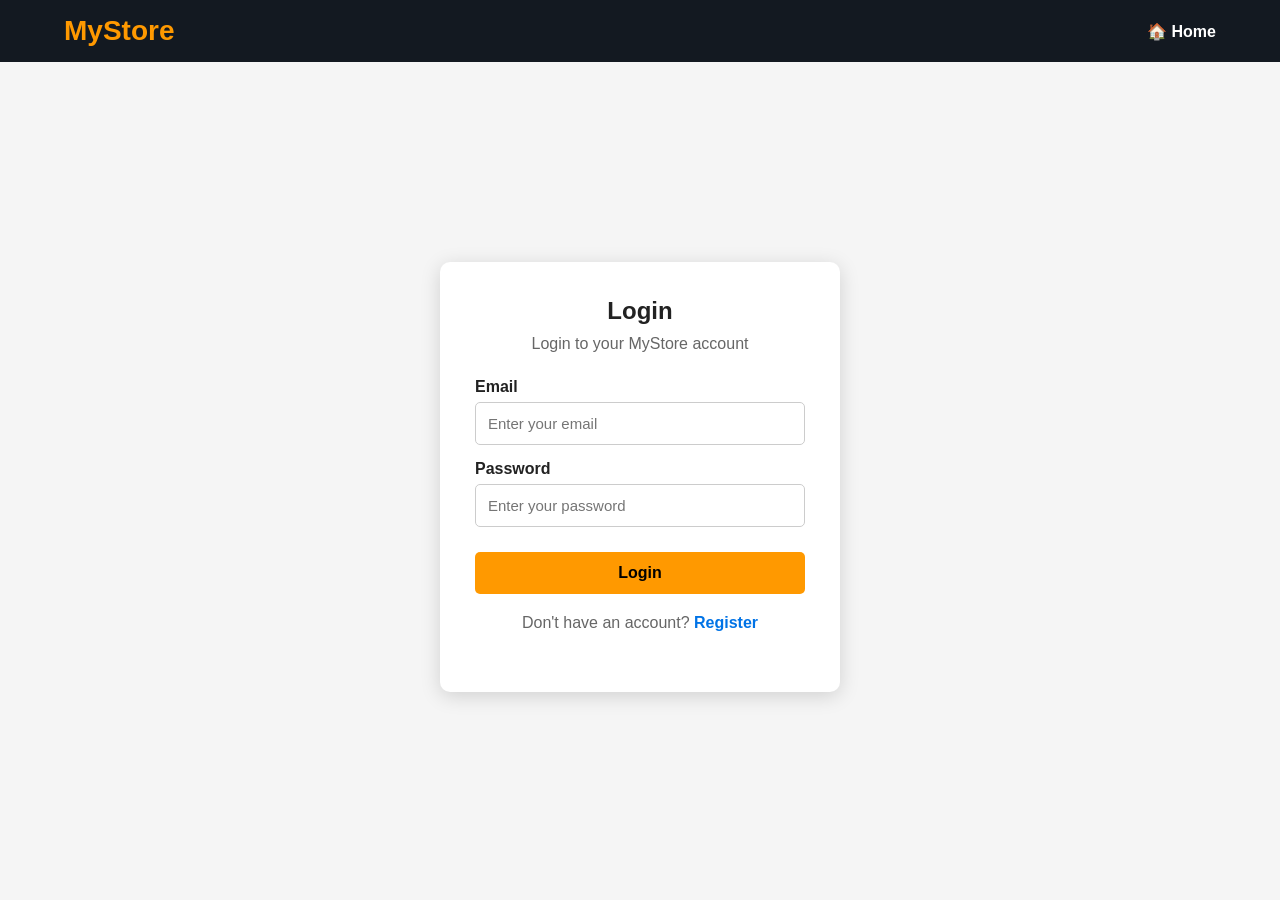
<file: login.html>
<!DOCTYPE html>
<html lang="en">
<head>
    <meta charset="UTF-8">
    <meta name="viewport" content="width=device-width, initial-scale=1.0">
    <title>Login - MyStore</title>
    <link rel="stylesheet" href="style.css">
</head>

<body>

<header>
    <div class="logo">MyStore</div>

    <a href="index.html" class="home-link">
        🏠 Home
    </a>
</header>

<section class="auth-section">

    <div class="auth-box">

        <h1>Login</h1>

        <p>Login to your MyStore account</p>

        <form id="loginForm">

            <label>Email</label>

            <input
                type="email"
                id="loginEmail"
                placeholder="Enter your email"
                required
            >

            <label>Password</label>

            <input
                type="password"
                id="loginPassword"
                placeholder="Enter your password"
                required
            >

            <button type="submit">
                Login
            </button>

        </form>

        <p class="auth-bottom">
            Don't have an account?
            <a href="register.html">
                Register
            </a>
        </p>

    </div>

</section>

<script>

document
    .getElementById("loginForm")
    .addEventListener("submit", function(event) {

        event.preventDefault();

        const email =
            document.getElementById("loginEmail").value;

        const password =
            document.getElementById("loginPassword").value;

        const user =
            JSON.parse(
                localStorage.getItem("user")
            );

        if (!user) {

            alert("Account not found. Please register first.");

            return;
        }

        if (
            user.email === email &&
            user.password === password
        ) {

            localStorage.setItem(
                "loggedIn",
                "true"
            );

            alert("Login successful!");

            window.location.href = "index.html";

        } else {

            alert("Invalid email or password.");

        }

    });

</script>

</body>
</html>
</file>
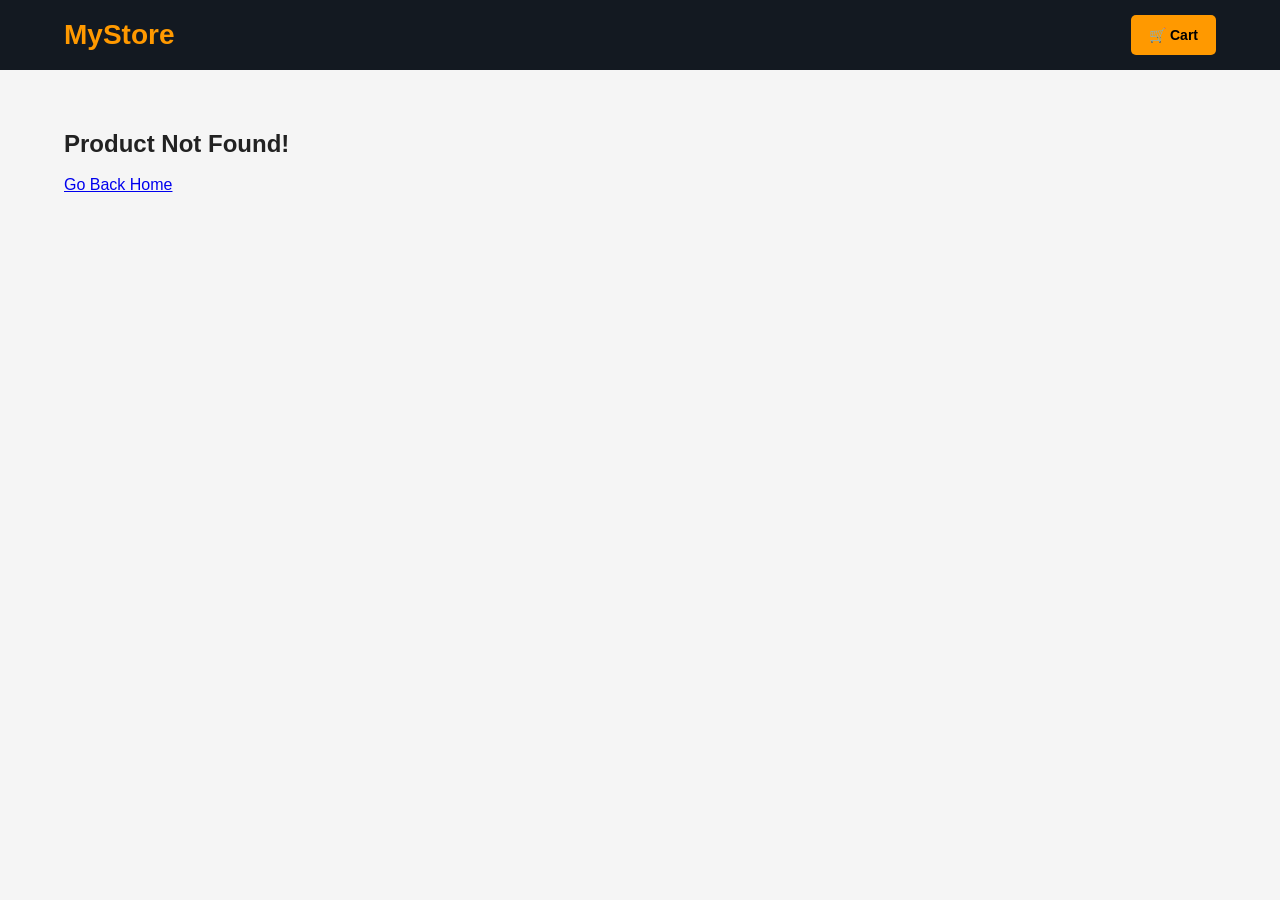
<file: product.html>
<!DOCTYPE html>
<html lang="en">

<head>

    <meta charset="UTF-8">

    <meta name="viewport"
          content="width=device-width, initial-scale=1.0">

    <title>Product Details - MyStore</title>

    <link rel="stylesheet" href="style.css">

</head>


<body>


    <!-- HEADER -->

    <header>

        <div class="logo">
            MyStore
        </div>


        <button
            id="cartBtn"
            onclick="openCart()"
        >

            🛒 Cart

        </button>

    </header>



    <!-- PRODUCT DETAILS -->

    <section class="product-details">

        <div id="productDetails">

        </div>

    </section>



    <!-- JAVASCRIPT -->

    <script>

        const products = [

            {
                id: 1,

                name:
                    "Wireless Headphones",

                price:
                    1499,

                image:
                    "https://picsum.photos/500/400?random=1",

                description:
                    "High quality wireless headphones with clear sound, comfortable design and long battery life."

            },


            {
                id: 2,

                name:
                    "Smart Watch",

                price:
                    2499,

                image:
                    "https://picsum.photos/500/400?random=2",

                description:
                    "Smart watch with fitness tracking, heart-rate monitoring and stylish design."

            },


            {
                id: 3,

                name:
                    "Running Shoes",

                price:
                    1999,

                image:
                    "https://picsum.photos/500/400?random=3",

                description:
                    "Comfortable running shoes suitable for daily running, walking and workouts."

            },


            {
                id: 4,

                name:
                    "Backpack",

                price:
                    999,

                image:
                    "https://picsum.photos/500/400?random=4",

                description:
                    "Durable backpack with spacious compartments for college, office and travel."

            },


            {
                id: 5,

                name:
                    "Mobile Phone",

                price:
                    14999,

                image:
                    "https://picsum.photos/500/400?random=5",

                description:
                    "Modern smartphone with powerful performance, excellent camera and large display."

            },


            {
                id: 6,

                name:
                    "Laptop",

                price:
                    49999,

                image:
                    "https://picsum.photos/500/400?random=6",

                description:
                    "Powerful laptop suitable for coding, study, office work and entertainment."

            }

        ];



        /* GET PRODUCT ID */

        const urlParams =
            new URLSearchParams(
                window.location.search
            );


        const productId =
            Number(
                urlParams.get("id")
            );


        /* FIND PRODUCT */

        const product =
            products.find(
                item =>
                    item.id === productId
            );


        const productDetails =
            document.getElementById(
                "productDetails"
            );


        /* DISPLAY */

        if (product) {

            productDetails.innerHTML = `

                <div class="details-card">


                    <div class="details-image">

                        <img
                            src="${product.image}"
                            alt="${product.name}"
                        >

                    </div>


                    <div class="details-info">

                        <h1>
                            ${product.name}
                        </h1>


                        <h2>
                            ₹${product.price}
                        </h2>


                        <p>
                            ${product.description}
                        </p>


                        <button
                            class="add-cart"
                            onclick="addToCart()"
                        >

                            Add to Cart

                        </button>


                        <br>
                        <br>


                        <a href="index.html">

                            ← Continue Shopping

                        </a>

                    </div>

                </div>

            `;

        }

        else {

            productDetails.innerHTML = `

                <h2>
                    Product Not Found!
                </h2>

                <br>

                <a href="index.html">
                    Go Back Home
                </a>

            `;

        }



        /* ADD TO CART */

        function addToCart() {

            let cart =
                JSON.parse(
                    localStorage.getItem(
                        "cart"
                    )
                ) || [];


            const existingProduct =
                cart.find(
                    item =>
                        item.id === product.id
                );


            if (existingProduct) {

                existingProduct.quantity++;

            }

            else {

                cart.push({

                    ...product,

                    quantity: 1

                });

            }


            localStorage.setItem(

                "cart",

                JSON.stringify(cart)

            );


            alert(
                product.name +
                " added to cart!"
            );

        }



        /* OPEN CART */

        function openCart() {

            window.location.href =
                "index.html";

        }

    </script>

</body>

</html>
</file>
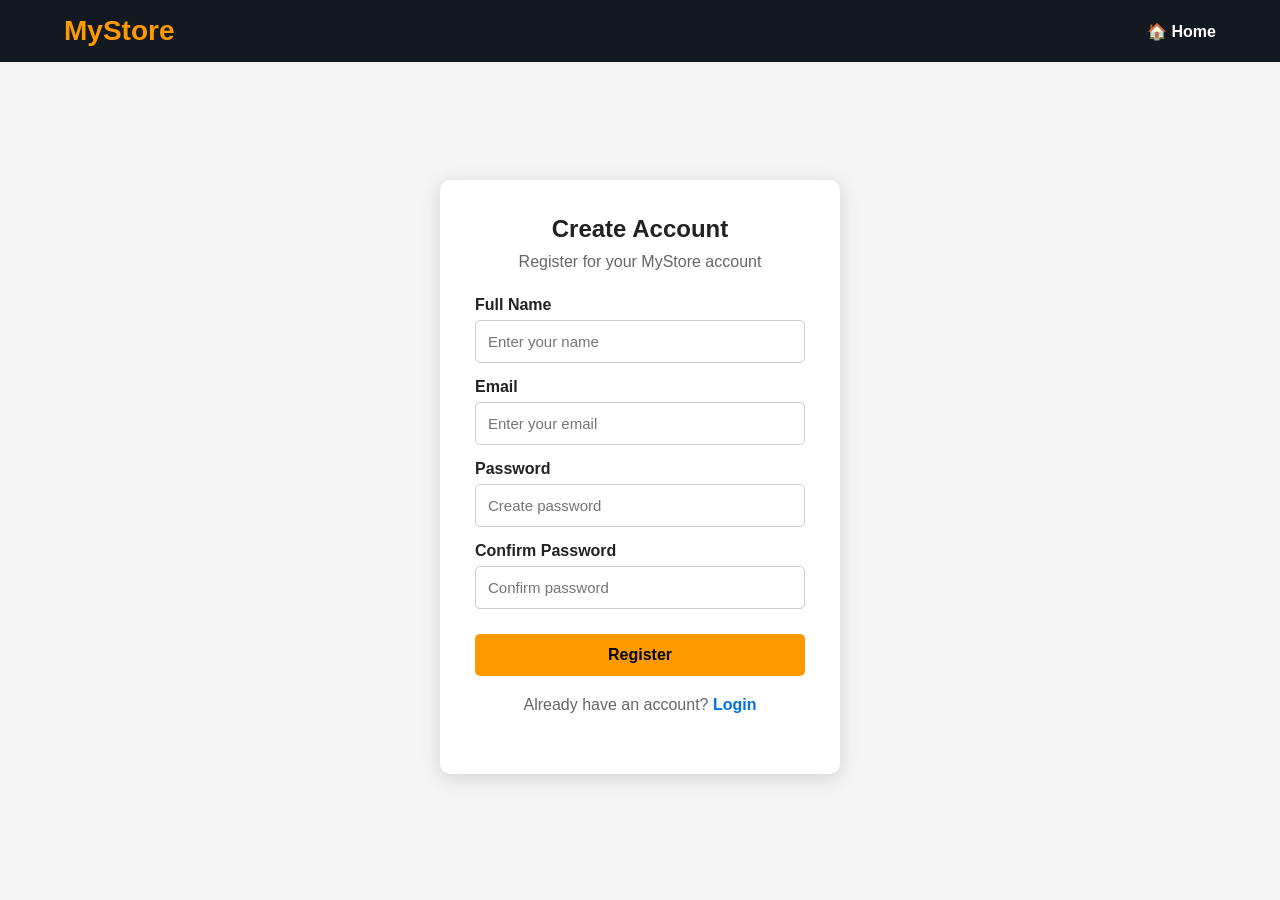
<file: register.html>
<!DOCTYPE html>
<html lang="en">
<head>

    <meta charset="UTF-8">

    <meta
        name="viewport"
        content="width=device-width, initial-scale=1.0"
    >

    <title>Register - MyStore</title>

    <link rel="stylesheet" href="style.css">

</head>

<body>

<header>

    <div class="logo">
        MyStore
    </div>

    <a href="index.html" class="home-link">
        🏠 Home
    </a>

</header>


<section class="auth-section">

    <div class="auth-box">

        <h1>
            Create Account
        </h1>

        <p>
            Register for your MyStore account
        </p>


        <form id="registerForm">

            <label>
                Full Name
            </label>

            <input
                type="text"
                id="name"
                placeholder="Enter your name"
                required
            >


            <label>
                Email
            </label>

            <input
                type="email"
                id="email"
                placeholder="Enter your email"
                required
            >


            <label>
                Password
            </label>

            <input
                type="password"
                id="password"
                placeholder="Create password"
                required
            >


            <label>
                Confirm Password
            </label>

            <input
                type="password"
                id="confirmPassword"
                placeholder="Confirm password"
                required
            >


            <button type="submit">
                Register
            </button>

        </form>


        <p class="auth-bottom">

            Already have an account?

            <a href="login.html">
                Login
            </a>

        </p>

    </div>

</section>


<script>

document
    .getElementById("registerForm")
    .addEventListener(
        "submit",
        function(event) {

            event.preventDefault();


            const name =
                document.getElementById("name").value;

            const email =
                document.getElementById("email").value;

            const password =
                document.getElementById("password").value;

            const confirmPassword =
                document.getElementById(
                    "confirmPassword"
                ).value;


            if (password !== confirmPassword) {

                alert(
                    "Passwords do not match!"
                );

                return;
            }


            const user = {

                name: name,

                email: email,

                password: password

            };


            localStorage.setItem(
                "user",
                JSON.stringify(user)
            );


            alert(
                "Registration successful!"
            );


            window.location.href =
                "login.html";

        }
    );

</script>

</body>
</html>
</file>
<file: style.css>
/* ========================================
   BASIC RESET
======================================== */

* {
    margin: 0;
    padding: 0;
    box-sizing: border-box;
}


body {
    font-family: Arial, sans-serif;

    background: #f5f5f5;

    color: #222;
}



/* ========================================
   HEADER
======================================== */

header {

    background: #131921;

    color: white;

    display: flex;

    align-items: center;

    justify-content: space-between;

    gap: 20px;

    padding: 15px 5%;

}


.logo {

    font-size: 28px;

    font-weight: bold;

    color: #ff9900;

}


.search-box {

    width: 45%;

}


.search-box input {

    width: 100%;

    padding: 12px 15px;

    border: none;

    border-radius: 5px;

    font-size: 16px;

    outline: none;

}


#cartBtn {

    background: #ff9900;

    border: none;

    padding: 12px 18px;

    border-radius: 5px;

    cursor: pointer;

    font-weight: bold;

    font-size: 14px;

}


#cartBtn:hover {

    background: #ffad33;

}



/* ========================================
   LOGIN BUTTON
======================================== */

.login-btn {

    background: white;

    color: #131921;

    padding: 11px 18px;

    border-radius: 5px;

    text-decoration: none;

    font-weight: bold;

    white-space: nowrap;

}


.login-btn:hover {

    background: #ff9900;

    color: #111;

}



/* ========================================
   HERO SECTION
======================================== */

.hero {

    height: 350px;

    display: flex;

    align-items: center;

    justify-content: center;

    text-align: center;

    background:
        linear-gradient(
            135deg,
            #667eea,
            #764ba2
        );

    color: white;

}


.hero h1 {

    font-size: 45px;

    margin-bottom: 15px;

}


.hero p {

    font-size: 20px;

    margin-bottom: 25px;

}


.shop-btn {

    padding: 13px 30px;

    background: white;

    color: #333;

    border: none;

    border-radius: 5px;

    cursor: pointer;

    font-size: 16px;

    font-weight: bold;

}


.shop-btn:hover {

    background: #eee;

}



/* ========================================
   CATEGORY SECTION
======================================== */

.categories {

    padding: 35px 5%;

    text-align: center;

}


.categories h2 {

    margin-bottom: 20px;

    font-size: 28px;

}


.category-buttons {

    display: flex;

    justify-content: center;

    flex-wrap: wrap;

    gap: 12px;

}


.category-buttons button {

    padding: 10px 22px;

    border: none;

    background: #222;

    color: white;

    border-radius: 5px;

    cursor: pointer;

    font-size: 15px;

}


.category-buttons button:hover {

    background: #ff9900;

    color: #111;

}



/* ========================================
   PRODUCTS SECTION
======================================== */

.products-section {

    padding: 20px 5% 60px;

}


.products-section h2 {

    text-align: center;

    margin-bottom: 30px;

    font-size: 28px;

}


.products-container {

    display: grid;

    grid-template-columns:
        repeat(
            auto-fit,
            minmax(220px, 1fr)
        );

    gap: 25px;

}



/* ========================================
   PRODUCT CARD
======================================== */

.product-card {

    background: white;

    padding: 15px;

    border-radius: 10px;

    box-shadow:
        0 2px 10px
        rgba(0, 0, 0, 0.10);

    text-align: center;

    transition: 0.3s;

}


.product-card:hover {

    transform: translateY(-6px);

    box-shadow:
        0 6px 20px
        rgba(0, 0, 0, 0.15);

}


.product-card img {

    width: 100%;

    height: 200px;

    object-fit: cover;

    border-radius: 8px;

}


.product-card h3 {

    margin: 15px 0 8px;

    font-size: 19px;

}


.product-card h3 a {

    color: #222;

    text-decoration: none;

}


.product-card h3 a:hover {

    color: #0073e6;

}


.price {

    color: green;

    font-size: 20px;

    font-weight: bold;

    margin-bottom: 15px;

}


.add-cart {

    width: 100%;

    padding: 10px;

    background: #ff9900;

    border: none;

    border-radius: 5px;

    cursor: pointer;

    font-weight: bold;

    font-size: 15px;

}


.add-cart:hover {

    background: #ffad33;

}



/* ========================================
   CART
======================================== */

.cart {

    position: fixed;

    top: 0;

    right: -420px;

    width: 400px;

    height: 100vh;

    background: white;

    box-shadow:
        -2px 0 10px
        rgba(0, 0, 0, 0.20);

    transition: 0.3s;

    z-index: 1000;

    padding: 20px;

}


.cart.active {

    right: 0;

}


.cart-header {

    display: flex;

    justify-content: space-between;

    align-items: center;

    border-bottom: 1px solid #ddd;

    padding-bottom: 15px;

}


.cart-header h2 {

    font-size: 22px;

}


.cart-header button {

    border: none;

    background: none;

    font-size: 22px;

    cursor: pointer;

}



/* ========================================
   CART ITEMS
======================================== */

.cart-item {

    display: flex;

    justify-content: space-between;

    align-items: center;

    gap: 10px;

    padding: 15px 0;

    border-bottom: 1px solid #ddd;

}


.cart-item img {

    width: 60px;

    height: 60px;

    object-fit: cover;

    border-radius: 5px;

}


.cart-item-info {

    flex: 1;

}


.cart-item-info h4 {

    margin-bottom: 5px;

    font-size: 14px;

}


.quantity {

    display: flex;

    align-items: center;

    gap: 8px;

    margin-top: 8px;

}


.quantity button {

    padding: 4px 9px;

    border: 1px solid #ddd;

    background: white;

    cursor: pointer;

    border-radius: 3px;

}


.quantity span {

    font-weight: bold;

}


.remove-btn {

    color: red;

    border: none;

    background: none;

    cursor: pointer;

    font-size: 12px;

}



/* ========================================
   CART FOOTER
======================================== */

.cart-footer {

    position: absolute;

    bottom: 20px;

    left: 20px;

    right: 20px;

    background: white;

    border-top: 1px solid #ddd;

    padding-top: 15px;

}


#checkoutBtn {

    width: 100%;

    margin-top: 15px;

    padding: 12px;

    background: green;

    color: white;

    border: none;

    border-radius: 5px;

    cursor: pointer;

    font-size: 16px;

    font-weight: bold;

}


#checkoutBtn:hover {

    background: darkgreen;

}



/* ========================================
   PRODUCT DETAILS PAGE
======================================== */

.product-details {

    padding: 60px 5%;

}


.details-card {

    max-width: 1000px;

    margin: auto;

    background: white;

    padding: 30px;

    border-radius: 12px;

    display: flex;

    gap: 50px;

    box-shadow:
        0 3px 15px
        rgba(0, 0, 0, 0.15);

}


.details-image {

    flex: 1;

}


.details-image img {

    width: 100%;

    max-width: 500px;

    height: 400px;

    object-fit: cover;

    border-radius: 10px;

}


.details-info {

    flex: 1;

    padding-top: 30px;

}


.details-info h1 {

    font-size: 35px;

    margin-bottom: 20px;

}


.details-info h2 {

    color: green;

    font-size: 28px;

    margin-bottom: 20px;

}


.details-info p {

    line-height: 1.7;

    color: #555;

    margin-bottom: 30px;

}


.details-info a {

    color: #0073e6;

    text-decoration: none;

    font-weight: bold;

}



/* ========================================
   LOGIN / REGISTER PAGE
======================================== */

.home-link {

    color: white;

    text-decoration: none;

    font-weight: bold;

}


.auth-section {

    min-height: calc(100vh - 70px);

    display: flex;

    justify-content: center;

    align-items: center;

    padding: 30px;

}


.auth-box {

    width: 400px;

    background: white;

    padding: 35px;

    border-radius: 10px;

    box-shadow:
        0 4px 20px
        rgba(0, 0, 0, 0.15);

}


.auth-box h1 {

    text-align: center;

    margin-bottom: 10px;

}


.auth-box > p {

    text-align: center;

    color: #666;

    margin-bottom: 25px;

}


.auth-box label {

    display: block;

    margin-top: 15px;

    margin-bottom: 6px;

    font-weight: bold;

}


.auth-box input {

    width: 100%;

    padding: 12px;

    border: 1px solid #ccc;

    border-radius: 5px;

    outline: none;

    font-size: 15px;

}


.auth-box input:focus {

    border-color: #0073e6;

}


.auth-box button {

    width: 100%;

    padding: 12px;

    margin-top: 25px;

    background: #ff9900;

    border: none;

    border-radius: 5px;

    font-size: 16px;

    font-weight: bold;

    cursor: pointer;

}


.auth-box button:hover {

    background: #ffad33;

}


.auth-bottom {

    margin-top: 20px;

}


.auth-bottom a {

    color: #0073e6;

    text-decoration: none;

    font-weight: bold;

}



/* ========================================
   FOOTER
======================================== */

footer {

    background: #131921;

    color: white;

    padding-top: 40px;

}


.footer-content {

    display: grid;

    grid-template-columns:
        repeat(
            3,
            1fr
        );

    gap: 30px;

    padding: 0 5% 30px;

}


.footer-content h3 {

    color: #ff9900;

    margin-bottom: 15px;

}


.footer-content p {

    color: #ddd;

    line-height: 1.7;

}


.footer-content a {

    display: block;

    color: #ddd;

    text-decoration: none;

    margin-bottom: 8px;

}


.footer-content a:hover {

    color: #ff9900;

}


.copyright {

    text-align: center;

    border-top: 1px solid #333;

    padding: 15px;

    color: #bbb;

}



/* ========================================
   MOBILE RESPONSIVE
======================================== */

@media (max-width: 800px) {

    header {

        flex-wrap: wrap;

        justify-content: center;

    }


    .logo {

        width: 100%;

        text-align: center;

    }


    .search-box {

        width: 100%;

        order: 3;

    }


    .hero h1 {

        font-size: 34px;

    }


    .hero {

        height: 300px;

    }


    .cart {

        width: 100%;

        right: -100%;

    }


    .details-card {

        flex-direction: column;

        gap: 20px;

    }


    .details-image img {

        height: 300px;

    }


    .details-info {

        padding-top: 10px;

    }


    .details-info h1 {

        font-size: 28px;

    }


    .footer-content {

        grid-template-columns: 1fr;

        text-align: center;

    }

}


@media (max-width: 500px) {

    .auth-box {

        width: 100%;

        padding: 25px;

    }


    .category-buttons button {

        width: 100%;

    }


    .login-btn {

        padding: 10px 14px;

    }

}
</file>
